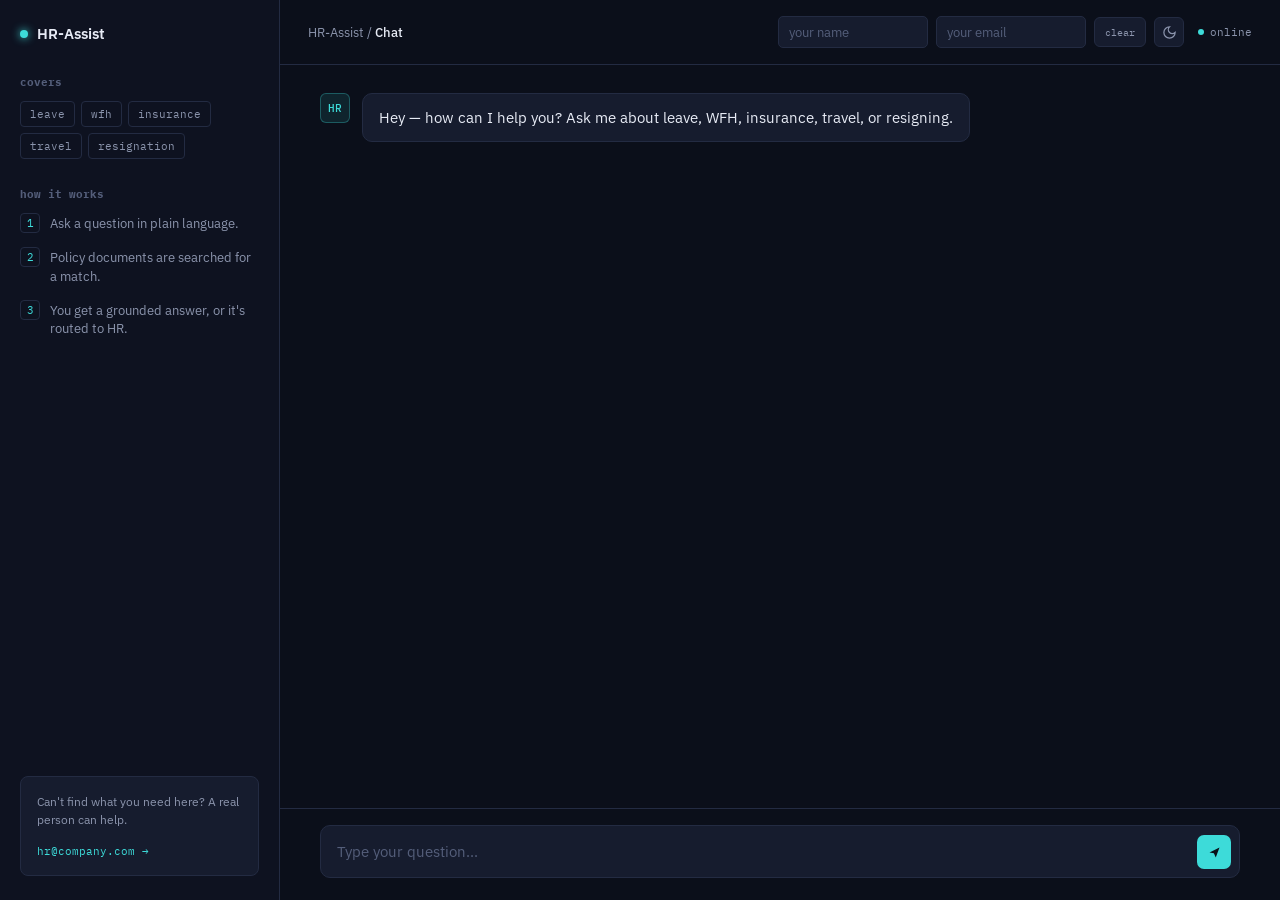
<file: frontend/index.html>
<!DOCTYPE html>
<html lang="en">
<head>
<meta charset="UTF-8">
<meta name="viewport" content="width=device-width, initial-scale=1.0">
<title>HR-Assist</title>
<link rel="preconnect" href="https://fonts.googleapis.com">
<link rel="preconnect" href="https://fonts.gstatic.com" crossorigin>
<link href="https://fonts.googleapis.com/css2?family=IBM+Plex+Sans:wght@400;500;600;700&family=IBM+Plex+Mono:wght@400;500&display=swap" rel="stylesheet">
<style>
  :root {
    --bg: #0B0F1A;
    --sidebar: #10152420;
    --sidebar-bg: #0E1220;
    --surface: #161C2E;
    --border: #232B42;
    --text: #E7EBF5;
    --text-dim: #8B94AC;
    --text-faint: #545E7A;
    --cyan: #3DDBD9;
    --cyan-dim: rgba(61, 219, 217, 0.10);
    --amber: #F5A623;
    --amber-dim: rgba(245, 166, 35, 0.10);
    --red: #E5636B;
    --red-dim: rgba(229, 99, 107, 0.10);
  }

  html[data-theme="light"] {
    --bg: #F4F6FB;
    --sidebar-bg: #ECEFF6;
    --surface: #FFFFFF;
    --border: #DDE2ED;
    --text: #171B29;
    --text-dim: #5B6478;
    --text-faint: #98A0B3;
    --cyan-dim: rgba(13, 148, 146, 0.10);
    --amber-dim: rgba(180, 110, 10, 0.10);
    --red-dim: rgba(200, 60, 68, 0.08);
  }
  html[data-theme="light"] .send-btn svg path { fill: #F4F6FB; }

  * { box-sizing: border-box; }
  body {
    margin: 0;
    background: var(--bg);
    color: var(--text);
    font-family: 'IBM Plex Sans', sans-serif;
    height: 100vh;
    overflow: hidden;
  }
  .mono { font-family: 'IBM Plex Mono', monospace; }

  .app {
    display: grid;
    grid-template-columns: 280px 1fr;
    height: 100vh;
  }

  /* Sidebar */
  .sidebar {
    background: var(--sidebar-bg);
    border-right: 1px solid var(--border);
    padding: 24px 20px;
    display: flex;
    flex-direction: column;
  }
  .brand {
    display: flex;
    align-items: center;
    gap: 9px;
    font-weight: 600;
    font-size: 15px;
    margin-bottom: 32px;
  }
  .brand-mark {
    width: 8px; height: 8px; border-radius: 50%;
    background: var(--cyan);
    box-shadow: 0 0 8px var(--cyan);
  }
  .sidebar h2 {
    font-size: 11px;
    font-family: 'IBM Plex Mono', monospace;
    color: var(--text-faint);
    text-transform: lowercase;
    margin: 0 0 12px 0;
  }
  .topics {
    display: flex;
    flex-wrap: wrap;
    gap: 6px;
    margin-bottom: 28px;
  }
  .topic-chip {
    font-family: 'IBM Plex Mono', monospace;
    font-size: 11px;
    padding: 5px 9px;
    border: 1px solid var(--border);
    border-radius: 4px;
    color: var(--text-dim);
  }
  .steps { display: flex; flex-direction: column; gap: 14px; margin-bottom: 28px; }
  .step { display: flex; gap: 10px; }
  .step-num {
    font-family: 'IBM Plex Mono', monospace;
    font-size: 11px; color: var(--cyan);
    border: 1px solid var(--border);
    width: 20px; height: 20px; border-radius: 4px;
    display: flex; align-items: center; justify-content: center;
    flex-shrink: 0;
  }
  .step-text { font-size: 12.5px; color: var(--text-dim); line-height: 1.5; padding-top: 1px; }

  .sidebar-footer {
    margin-top: auto;
    border: 1px solid var(--border);
    border-radius: 8px;
    padding: 16px;
    background: var(--surface);
  }
  .sidebar-footer p {
    font-size: 12px;
    color: var(--text-dim);
    margin: 0 0 10px 0;
    line-height: 1.5;
  }
  .sidebar-footer a {
    font-family: 'IBM Plex Mono', monospace;
    font-size: 11px;
    color: var(--cyan);
    text-decoration: none;
  }

  /* Main */
  .main { display: flex; flex-direction: column; height: 100vh; }

  .topbar {
    border-bottom: 1px solid var(--border);
    padding: 16px 28px;
    display: flex;
    align-items: center;
    justify-content: space-between;
    flex-shrink: 0;
  }
  .crumb { font-size: 13px; color: var(--text-dim); }
  .crumb b { color: var(--text); font-weight: 500; }
  .identity {
    display: flex;
    gap: 8px;
  }
  .identity input {
    background: var(--surface);
    border: 1px solid var(--border);
    border-radius: 5px;
    padding: 7px 10px;
    color: var(--text);
    font-size: 12.5px;
    font-family: 'IBM Plex Sans', sans-serif;
    width: 150px;
  }
  .identity input::placeholder { color: var(--text-faint); }
  .identity input:focus { outline: none; border-color: var(--cyan); }
  .status { font-family: 'IBM Plex Mono', monospace; font-size: 11px; color: var(--text-dim); display: flex; align-items: center; gap: 6px; margin-left: 14px; }
  .status-dot { width: 6px; height: 6px; border-radius: 50%; background: var(--cyan); }

  .icon-btn {
    background: var(--surface);
    border: 1px solid var(--border);
    color: var(--text-dim);
    border-radius: 6px;
    width: 30px;
    height: 30px;
    display: flex;
    align-items: center;
    justify-content: center;
    cursor: pointer;
    margin-left: 8px;
    font-size: 10px;
    text-transform: lowercase;
    padding: 0;
  }
  .icon-btn:hover { color: var(--cyan); border-color: var(--cyan); }
  #clearBtn { width: auto; padding: 0 10px; }

  .msg-time {
    font-family: 'IBM Plex Mono', monospace;
    font-size: 10px;
    color: var(--text-faint);
    margin-top: 6px;
  }
  .msg.user .msg-time { text-align: right; }

  .chat-area {
    flex: 1;
    overflow-y: auto;
    padding: 28px 40px;
    display: flex;
    flex-direction: column;
    gap: 18px;
  }

  .msg { display: flex; gap: 12px; max-width: 680px; }
  .msg.user { align-self: flex-end; flex-direction: row-reverse; }

  .avatar {
    width: 30px; height: 30px; border-radius: 6px;
    display: flex; align-items: center; justify-content: center;
    font-family: 'IBM Plex Mono', monospace;
    font-size: 11px; font-weight: 500;
    flex-shrink: 0;
  }
  .avatar.bot { background: var(--cyan-dim); color: var(--cyan); border: 1px solid rgba(61,219,217,0.3); }
  .avatar.user { background: var(--surface); color: var(--text-dim); border: 1px solid var(--border); }

  .bubble {
    background: var(--surface);
    border: 1px solid var(--border);
    border-radius: 10px;
    padding: 12px 16px;
    font-size: 14.5px;
    line-height: 1.6;
    white-space: pre-wrap;
  }
  .msg.user .bubble { background: #1B2136; }
  .msg.bot .bubble.answered { border-left: 3px solid var(--cyan); background: var(--cyan-dim); }
  .msg.bot .bubble.escalated { border-left: 3px solid var(--amber); background: var(--amber-dim); }
  .msg.bot .bubble.error { border-left: 3px solid var(--red); background: var(--red-dim); }

  .bubble-tag {
    display: inline-block;
    font-family: 'IBM Plex Mono', monospace;
    font-size: 10px;
    margin-bottom: 6px;
    padding: 2px 6px;
    border-radius: 3px;
    background: rgba(255,255,255,0.06);
  }
  .bubble.answered .bubble-tag { color: var(--cyan); }
  .bubble.escalated .bubble-tag { color: var(--amber); }
  .bubble.error .bubble-tag { color: var(--red); }

  .typing {
    display: flex;
    align-items: center;
    gap: 12px;
    padding-left: 0;
  }
  .typing-bubble {
    display: flex;
    align-items: center;
    gap: 4px;
    background: var(--surface);
    border: 1px solid var(--border);
    border-radius: 10px;
    padding: 12px 16px;
  }
  .typing-dot {
    width: 6px;
    height: 6px;
    border-radius: 50%;
    background: var(--text-faint);
    animation: typingBounce 1.2s infinite ease-in-out;
  }
  .typing-dot:nth-child(2) { animation-delay: 0.15s; }
  .typing-dot:nth-child(3) { animation-delay: 0.3s; }
  @keyframes typingBounce {
    0%, 60%, 100% { transform: translateY(0); opacity: 0.4; }
    30% { transform: translateY(-4px); opacity: 1; }
  }

  .input-bar {
    border-top: 1px solid var(--border);
    padding: 16px 40px 22px 40px;
    flex-shrink: 0;
  }
  .input-wrap {
    display: flex;
    align-items: flex-end;
    gap: 10px;
    background: var(--surface);
    border: 1px solid var(--border);
    border-radius: 10px;
    padding: 8px 8px 8px 16px;
  }
  .input-wrap textarea {
    flex: 1;
    background: transparent;
    border: none;
    color: var(--text);
    font-family: 'IBM Plex Sans', sans-serif;
    font-size: 14.5px;
    resize: none;
    max-height: 120px;
    padding: 8px 0;
  }
  .input-wrap textarea:focus { outline: none; }
  .input-wrap textarea::placeholder { color: var(--text-faint); }

  .send-btn {
    background: var(--cyan);
    border: none;
    width: 34px; height: 34px;
    border-radius: 7px;
    display: flex; align-items: center; justify-content: center;
    cursor: pointer;
    flex-shrink: 0;
  }
  .send-btn:hover { background: #55E5E3; }
  .send-btn:disabled { background: var(--border); cursor: not-allowed; }
  .send-btn svg { width: 15px; height: 15px; }

  @media (max-width: 820px) {
    .app { grid-template-columns: 1fr; }
    .sidebar { display: none; }
    .identity { display: none; }
  }
</style>
</head>
<body>

<div class="app">
  <aside class="sidebar">
    <div class="brand"><span class="brand-mark"></span>HR-Assist</div>

    <h2>covers</h2>
    <div class="topics">
      <span class="topic-chip">leave</span>
      <span class="topic-chip">wfh</span>
      <span class="topic-chip">insurance</span>
      <span class="topic-chip">travel</span>
      <span class="topic-chip">resignation</span>
    </div>

    <h2>how it works</h2>
    <div class="steps">
      <div class="step"><span class="step-num mono">1</span><span class="step-text">Ask a question in plain language.</span></div>
      <div class="step"><span class="step-num mono">2</span><span class="step-text">Policy documents are searched for a match.</span></div>
      <div class="step"><span class="step-num mono">3</span><span class="step-text">You get a grounded answer, or it's routed to HR.</span></div>
    </div>

    <div class="sidebar-footer">
      <p>Can't find what you need here? A real person can help.</p>
      <a href="mailto:hr@company.com">hr@company.com →</a>
    </div>
  </aside>

  <div class="main">
    <div class="topbar">
      <div class="crumb">HR-Assist / <b>Chat</b></div>
      <div style="display:flex; align-items:center;">
        <div class="identity">
          <input type="text" id="empName" placeholder="your name">
          <input type="email" id="empEmail" placeholder="your email">
        </div>
        <button class="icon-btn mono" id="clearBtn" title="Start new conversation">clear</button>
        <button class="icon-btn" id="themeBtn" title="Toggle theme">
          <svg id="themeIcon" viewBox="0 0 24 24" width="15" height="15" fill="none" stroke="currentColor" stroke-width="2">
            <path d="M12 3a6 6 0 0 0 9 9 9 9 0 1 1-9-9z"/>
          </svg>
        </button>
        <div class="status"><span class="status-dot"></span>online</div>
      </div>
    </div>

    <div class="chat-area" id="chatArea">
      <div class="msg bot">
        <div class="avatar bot">HR</div>
        <div class="bubble">Hey — how can I help you? Ask me about leave, WFH, insurance, travel, or resigning.</div>
      </div>
    </div>

    <div class="input-bar">
      <div class="input-wrap">
        <textarea id="question" rows="1" placeholder="Type your question..."></textarea>
        <button class="send-btn" id="sendBtn" aria-label="Send">
          <svg viewBox="0 0 24 24" fill="none" xmlns="http://www.w3.org/2000/svg">
            <path d="M4 12L20 4L14 20L11 13L4 12Z" fill="#0A1018"/>
          </svg>
        </button>
      </div>
    </div>
  </div>
</div>

<script>
  const WEBHOOK_URL = "http://localhost:5678/webhook/hr-question";

  const chatArea = document.getElementById('chatArea');
  const questionInput = document.getElementById('question');
  const sendBtn = document.getElementById('sendBtn');
  const empName = document.getElementById('empName');
  const empEmail = document.getElementById('empEmail');
  const clearBtn = document.getElementById('clearBtn');
  const themeBtn = document.getElementById('themeBtn');

  function timeNow() {
    return new Date().toLocaleTimeString([], { hour: '2-digit', minute: '2-digit' });
  }

  function addUserMessage(text) {
    const el = document.createElement('div');
    el.className = 'msg user';
    el.innerHTML = `
      <div class="avatar user">${(empName.value.trim()[0] || 'Y').toUpperCase()}</div>
      <div>
        <div class="bubble">${escapeHtml(text)}</div>
        <div class="msg-time">${timeNow()}</div>
      </div>
    `;
    chatArea.appendChild(el);
    scrollToBottom();
  }

  function addBotMessage(text, status) {
    const el = document.createElement('div');
    el.className = 'msg bot';
    el.innerHTML = `
      <div class="avatar bot">HR</div>
      <div>
        <div class="bubble ${status}">
          <span class="bubble-tag">${status}</span><br>
          ${escapeHtml(text)}
        </div>
        <div class="msg-time">${timeNow()}</div>
      </div>
    `;
    chatArea.appendChild(el);
    scrollToBottom();
  }

  function addTyping() {
    const el = document.createElement('div');
    el.className = 'msg bot';
    el.id = 'typingIndicator';
    el.innerHTML = `
      <div class="avatar bot">HR</div>
      <div class="typing-bubble">
        <span class="typing-dot"></span>
        <span class="typing-dot"></span>
        <span class="typing-dot"></span>
      </div>
    `;
    chatArea.appendChild(el);
    scrollToBottom();
  }

  function removeTyping() {
    const el = document.getElementById('typingIndicator');
    if (el) el.remove();
  }

  function scrollToBottom() {
    chatArea.scrollTop = chatArea.scrollHeight;
  }

  function escapeHtml(str) {
    const div = document.createElement('div');
    div.textContent = str;
    return div.innerHTML;
  }

  async function sendQuestion() {
    const question = questionInput.value.trim();
    if (!question) return;

    addUserMessage(question);
    questionInput.value = '';
    sendBtn.disabled = true;
    addTyping();

    try {
      const res = await fetch(WEBHOOK_URL, {
        method: 'POST',
        headers: { 'Content-Type': 'application/json' },
        body: JSON.stringify({
          question: question,
          employeeName: empName.value.trim(),
          employeeEmail: empEmail.value.trim()
        })
      });

      if (!res.ok) throw new Error('status ' + res.status);

      const data = await res.json();
      const answer = data.answer || "No answer received.";
      const escalated = answer.toLowerCase().includes('forwarded to hr');

      removeTyping();
      addBotMessage(answer, escalated ? 'escalated' : 'answered');
    } catch (err) {
      removeTyping();
      addBotMessage("Couldn't reach HR-Assist. Make sure the workflow is running and try again.", 'error');
    } finally {
      sendBtn.disabled = false;
    }
  }

  sendBtn.addEventListener('click', sendQuestion);
  questionInput.addEventListener('keydown', (e) => {
    if (e.key === 'Enter' && !e.shiftKey) {
      e.preventDefault();
      sendQuestion();
    }
  });
  questionInput.addEventListener('input', () => {
    questionInput.style.height = 'auto';
    questionInput.style.height = Math.min(questionInput.scrollHeight, 120) + 'px';
  });

  // Clear chat
  clearBtn.addEventListener('click', () => {
    chatArea.innerHTML = `
      <div class="msg bot">
        <div class="avatar bot">HR</div>
        <div>
          <div class="bubble">Hey — how can I help you? Ask me about leave, WFH, insurance, travel, or resigning.</div>
          <div class="msg-time">${timeNow()}</div>
        </div>
      </div>
    `;
  });

  // Theme toggle (defaults to dark; preference remembered for next visit)
  function applyTheme(theme) {
    document.documentElement.setAttribute('data-theme', theme);
  }
  let savedTheme = 'dark';
  try { savedTheme = localStorage.getItem('hrAssistTheme') || 'dark'; } catch (e) {}
  applyTheme(savedTheme);

  themeBtn.addEventListener('click', () => {
    const current = document.documentElement.getAttribute('data-theme') || 'dark';
    const next = current === 'dark' ? 'light' : 'dark';
    applyTheme(next);
    try { localStorage.setItem('hrAssistTheme', next); } catch (e) {}
  });
</script>

</body>
</html>
</file>
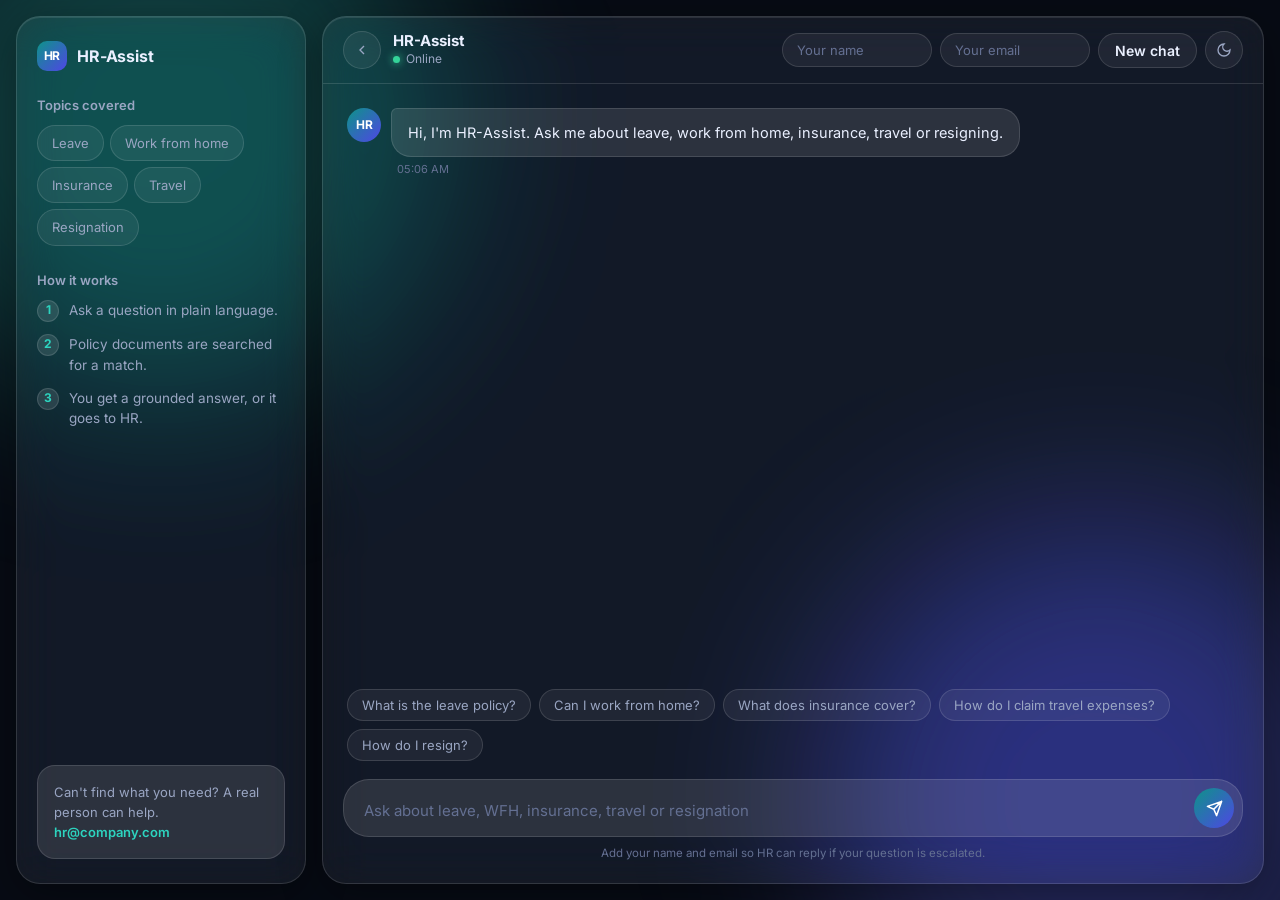
<file: frontend/chat (1).html>
<!DOCTYPE html>
<html lang="en" data-theme="dark">
<head>
<meta charset="UTF-8">
<meta name="viewport" content="width=device-width, initial-scale=1.0">
<title>Chat | HR-Assist</title>
<link rel="preconnect" href="https://fonts.googleapis.com">
<link rel="preconnect" href="https://fonts.gstatic.com" crossorigin>
<link href="https://fonts.googleapis.com/css2?family=Inter:wght@400;500;600;700&display=swap" rel="stylesheet">
<style>
:root{--bg:#070B14;--text:#EAF0FF;--dim:#9AA6C3;--faint:#647092;--glass:rgba(255,255,255,.06);--glass2:rgba(255,255,255,.11);--gb:rgba(255,255,255,.13);--sh:0 10px 40px rgba(0,0,0,.35);--acc:#2DD4BF;--acc2:#6366F1;--amb:#F5A623;--red:#F0707A;--o1:rgba(45,212,191,.26);--o2:rgba(99,102,241,.30)}
html[data-theme=light]{--bg:#EBF0FA;--text:#131A2B;--dim:#525D77;--faint:#8791AB;--glass:rgba(255,255,255,.6);--glass2:rgba(255,255,255,.9);--gb:rgba(255,255,255,.95);--sh:0 10px 40px rgba(40,55,110,.13);--acc:#0C8F84;--acc2:#4F46E5;--amb:#A8650A;--red:#C93C46;--o1:rgba(45,212,191,.34);--o2:rgba(99,102,241,.24)}
*{box-sizing:border-box}
html,body{margin:0}
body{background:var(--bg);color:var(--text);font:15px/1.55 'Inter',system-ui,sans-serif;min-height:100vh;-webkit-font-smoothing:antialiased}
body::before,body::after{content:"";position:fixed;width:560px;height:560px;border-radius:50%;filter:blur(90px);z-index:-1;pointer-events:none}
body::before{background:var(--o1);top:-160px;left:-120px}
body::after{background:var(--o2);bottom:-180px;right:-100px}
a{color:inherit;text-decoration:none}
:focus-visible{outline:2px solid var(--acc);outline-offset:2px}
.glass{background:var(--glass);border:1px solid var(--gb);border-radius:24px;box-shadow:var(--sh),inset 0 1px 0 rgba(255,255,255,.1);-webkit-backdrop-filter:blur(22px) saturate(170%);backdrop-filter:blur(22px) saturate(170%)}
.btn{display:inline-flex;align-items:center;gap:8px;padding:12px 24px;border-radius:999px;font:600 14px 'Inter',sans-serif;border:1px solid var(--gb);color:var(--text);background:var(--glass);cursor:pointer;transition:transform .2s,background .2s}
.btn:hover{transform:translateY(-1px);background:var(--glass2)}
.btn.pri{background:linear-gradient(135deg,#0D9488,#4F46E5);color:#fff;border:0;box-shadow:0 8px 24px var(--o2)}
.icon-btn{width:38px;height:38px;border-radius:50%;display:grid;place-items:center;border:1px solid var(--gb);background:var(--glass);color:var(--dim);cursor:pointer;flex-shrink:0}
.icon-btn:hover{color:var(--acc)}
.chip{font-size:13px;padding:7px 14px;border-radius:999px;border:1px solid var(--gb);background:var(--glass);color:var(--dim);font-family:inherit}
.brand{display:flex;align-items:center;gap:10px;font-weight:700;font-size:16px;letter-spacing:-.01em}
.logo{width:30px;height:30px;border-radius:10px;background:linear-gradient(135deg,#0D9488,#4F46E5);display:grid;place-items:center;color:#fff;font-size:12px;font-weight:700}
.dim{color:var(--dim)}

/* landing */
.wrap{max-width:1080px;margin:0 auto;padding:0 24px}
.nav{margin:18px auto 0;max-width:1080px;display:flex;align-items:center;justify-content:space-between;padding:10px 12px 10px 20px;border-radius:999px}
.nav-r{display:flex;align-items:center;gap:10px}
.nav-r a.l{font-size:14px;color:var(--dim);padding:0 8px}
.nav-r a.l:hover{color:var(--text)}
.hero{display:grid;grid-template-columns:1.1fr .9fr;gap:48px;align-items:center;padding:84px 0 64px}
h1{font-size:50px;line-height:1.08;letter-spacing:-.03em;margin:0 0 18px;font-weight:700}
.hero p{font-size:17px;color:var(--dim);max-width:46ch;margin:0 0 30px}
.acts{display:flex;gap:12px;flex-wrap:wrap}
.topics{display:flex;gap:8px;flex-wrap:wrap;margin-top:32px}
.demo{padding:22px;display:flex;flex-direction:column;gap:14px}
.demo .b{padding:12px 16px;border-radius:18px;max-width:88%;font-size:14px}
.demo .u{align-self:flex-end;background:linear-gradient(135deg,#0D9488,#4F46E5);color:#fff;border-bottom-right-radius:6px}
.demo .a{border:1px solid var(--gb);background:var(--glass2);border-bottom-left-radius:6px;border-left:3px solid var(--acc)}
.demo .e{border:1px solid var(--gb);background:var(--glass2);border-bottom-left-radius:6px;border-left:3px solid var(--amb)}
.bar{height:8px;border-radius:4px;background:var(--gb);margin-top:8px}
.tagl{font-size:12px;font-weight:600;color:var(--acc)}
.demo .e .tagl{color:var(--amb)}
.sec{padding:56px 0}
.sec h2{font-size:30px;letter-spacing:-.02em;margin:0 0 8px}
.sec>p{margin:0 0 32px;color:var(--dim)}
.grid{display:grid;grid-template-columns:repeat(3,1fr);gap:18px}
.card{padding:26px}
.card .ic{width:42px;height:42px;border-radius:14px;background:var(--glass2);border:1px solid var(--gb);display:grid;place-items:center;color:var(--acc);margin-bottom:16px}
.card h3{font-size:16px;margin:0 0 6px}
.card p{margin:0;font-size:14px;color:var(--dim)}
.cta{padding:34px 38px;display:flex;align-items:center;justify-content:space-between;gap:20px;flex-wrap:wrap;margin:24px 0 48px}
.cta h3{margin:0 0 4px;font-size:19px}
.cta p{margin:0;color:var(--dim);font-size:14px}
footer{text-align:center;color:var(--faint);font-size:13px;padding:0 0 32px}

/* chat */
.shell{display:grid;grid-template-columns:290px 1fr;gap:16px;height:100vh;padding:16px}
.side{padding:24px 20px;display:flex;flex-direction:column;gap:24px;overflow:auto}
.side h2{font-size:13px;font-weight:600;margin:0 0 10px;color:var(--dim)}
.side .chips{display:flex;flex-wrap:wrap;gap:6px}
.stp{display:flex;flex-direction:column;gap:12px;font-size:13.5px;color:var(--dim)}
.stp div{display:flex;gap:10px}
.stp b{width:22px;height:22px;border-radius:50%;background:var(--glass2);border:1px solid var(--gb);color:var(--acc);display:grid;place-items:center;font-size:12px;flex-shrink:0}
.help{margin-top:auto;padding:16px;border-radius:18px;background:var(--glass2);border:1px solid var(--gb);font-size:13px;color:var(--dim)}
.help a{color:var(--acc);font-weight:600}
.main{display:flex;flex-direction:column;min-height:0;overflow:hidden}
.top{display:flex;align-items:center;justify-content:space-between;gap:12px;padding:14px 20px;border-bottom:1px solid var(--gb);flex-wrap:wrap}
.ttl{display:flex;align-items:center;gap:12px}
.ttl b{display:block;font-size:15px;line-height:1.2}
.st{font-size:12px;color:var(--dim);display:flex;align-items:center;gap:6px}
.st i{width:7px;height:7px;border-radius:50%;background:#34D399;box-shadow:0 0 8px #34D399}
.st.off i{background:var(--red);box-shadow:0 0 8px var(--red)}
.ctl{display:flex;align-items:center;gap:8px}
.ctl input{background:var(--glass);border:1px solid var(--gb);border-radius:999px;padding:8px 14px;color:var(--text);font:13px 'Inter',sans-serif;width:150px}
.ctl input:focus{outline:none;border-color:var(--acc)}
.ctl input::placeholder{color:var(--faint)}
#chat{flex:1;overflow-y:auto;padding:24px;display:flex;flex-direction:column;gap:18px}
.msg{display:flex;gap:10px;max-width:720px}
.msg.user{align-self:flex-end;flex-direction:row-reverse}
.av{width:34px;height:34px;border-radius:50%;display:grid;place-items:center;font-size:12px;font-weight:700;flex-shrink:0;background:var(--glass2);border:1px solid var(--gb);color:var(--dim)}
.msg.bot .av{background:linear-gradient(135deg,#0D9488,#4F46E5);color:#fff;border:0}
.bub{padding:12px 16px;border-radius:20px;border:1px solid var(--gb);background:var(--glass2);white-space:pre-wrap;line-height:1.6;font-size:14.5px}
.msg.bot .bub{border-top-left-radius:6px}
.msg.user .bub{border-top-right-radius:6px;background:linear-gradient(135deg,#0D9488,#4F46E5);color:#fff;border:0}
.bub.answered{border-left:3px solid var(--acc)}
.bub.escalated{border-left:3px solid var(--amb)}
.bub.error{border-left:3px solid var(--red)}
.tag{display:block;font-size:12px;font-weight:600;margin-bottom:4px}
.answered .tag{color:var(--acc)}.escalated .tag{color:var(--amb)}.error .tag{color:var(--red)}
.time{font-size:11px;color:var(--faint);margin:4px 6px 0}
.msg.user .time{text-align:right}
.typing{display:flex;gap:5px;padding:14px 18px}
.typing i{width:7px;height:7px;border-radius:50%;background:var(--faint);animation:bn 1.2s infinite}
.typing i:nth-child(2){animation-delay:.15s}.typing i:nth-child(3){animation-delay:.3s}
@keyframes bn{0%,60%,100%{transform:none;opacity:.4}30%{transform:translateY(-4px);opacity:1}}
.sugg{display:flex;gap:8px;flex-wrap:wrap;padding:0 24px 12px}
.sugg button{cursor:pointer;transition:background .2s}
.sugg button:hover{background:var(--glass2);color:var(--text)}
.bar-in{padding:6px 20px 20px}
.inp{display:flex;align-items:flex-end;gap:10px;background:var(--glass2);border:1px solid var(--gb);border-radius:26px;padding:8px 8px 8px 20px}
.inp:focus-within{border-color:var(--acc)}
.inp textarea{flex:1;background:transparent;border:0;color:var(--text);font:15px 'Inter',sans-serif;resize:none;max-height:120px;padding:8px 0}
.inp textarea:focus{outline:none}
.inp textarea::placeholder{color:var(--faint)}
.send{width:40px;height:40px;border-radius:50%;border:0;background:linear-gradient(135deg,#0D9488,#4F46E5);color:#fff;display:grid;place-items:center;cursor:pointer;flex-shrink:0}
.send:disabled{opacity:.4;cursor:not-allowed}
.note{text-align:center;font-size:11.5px;color:var(--faint);margin-top:8px}

@media(max-width:860px){
.hero{grid-template-columns:1fr;padding-top:48px}h1{font-size:38px}.grid{grid-template-columns:1fr}.nav-r a.l{display:none}
.shell{grid-template-columns:1fr;padding:8px;gap:0}.side{display:none}.ctl input{display:none}}
@media(prefers-reduced-motion:reduce){*{animation:none!important;transition:none!important}}
</style>
<script>
(function(){
  var k='hrAssistTheme',t='dark',r=document.documentElement;
  try{t=localStorage.getItem(k)||'dark'}catch(e){}
  r.dataset.theme=t;
  window.addEventListener('DOMContentLoaded',function(){
    var b=document.getElementById('themeBtn');
    if(!b)return;
    b.onclick=function(){
      t=t==='dark'?'light':'dark';
      r.dataset.theme=t;
      try{localStorage.setItem(k,t)}catch(e){}
    };
  });
})();
</script>
</head>
<body>
<div class="shell">
  <aside class="side glass">
    <a class="brand" href="index.html"><span class="logo">HR</span>HR-Assist</a>
    <div>
      <h2>Topics covered</h2>
      <div class="chips"><span class="chip">Leave</span><span class="chip">Work from home</span><span class="chip">Insurance</span><span class="chip">Travel</span><span class="chip">Resignation</span></div>
    </div>
    <div>
      <h2>How it works</h2>
      <div class="stp">
        <div><b>1</b><span>Ask a question in plain language.</span></div>
        <div><b>2</b><span>Policy documents are searched for a match.</span></div>
        <div><b>3</b><span>You get a grounded answer, or it goes to HR.</span></div>
      </div>
    </div>
    <div class="help">Can't find what you need? A real person can help.<br><a href="mailto:hr@company.com">hr@company.com</a></div>
  </aside>

  <main class="main glass">
    <header class="top">
      <div class="ttl">
        <a class="icon-btn" href="index.html" aria-label="Back to home"><svg width="16" height="16" viewBox="0 0 24 24" fill="none" stroke="currentColor" stroke-width="2"><path d="M15 18l-6-6 6-6"/></svg></a>
        <div><b>HR-Assist</b><span class="st" id="st"><i></i><span id="stt">Online</span></span></div>
      </div>
      <div class="ctl">
        <input id="nm" type="text" placeholder="Your name" autocomplete="name" aria-label="Your name">
        <input id="em" type="email" placeholder="Your email" autocomplete="email" aria-label="Your email">
        <button class="btn" id="clr" style="padding:8px 16px">New chat</button>
        <button class="icon-btn" id="themeBtn" aria-label="Toggle theme"><svg width="16" height="16" viewBox="0 0 24 24" fill="none" stroke="currentColor" stroke-width="2"><path d="M12 3a6 6 0 0 0 9 9 9 9 0 1 1-9-9z"/></svg></button>
      </div>
    </header>

    <div id="chat" aria-live="polite"></div>

    <div class="sugg" id="sugg">
      <button class="chip">What is the leave policy?</button>
      <button class="chip">Can I work from home?</button>
      <button class="chip">What does insurance cover?</button>
      <button class="chip">How do I claim travel expenses?</button>
      <button class="chip">How do I resign?</button>
    </div>

    <div class="bar-in">
      <div class="inp">
        <textarea id="q" rows="1" placeholder="Ask about leave, WFH, insurance, travel or resignation" aria-label="Your question"></textarea>
        <button class="send" id="send" aria-label="Send"><svg width="17" height="17" viewBox="0 0 24 24" fill="none" stroke="currentColor" stroke-width="2.2" stroke-linecap="round" stroke-linejoin="round"><path d="M22 2L11 13M22 2l-7 20-4-9-9-4z"/></svg></button>
      </div>
      <div class="note">Add your name and email so HR can reply if your question is escalated.</div>
    </div>
  </main>
</div>

<script>
// Opened as a local file: talk to n8n directly. Anywhere else (Vercel): use the /api/ask proxy.
const ENDPOINT = location.protocol === 'file:' ? 'http://localhost:5678/webhook/hr-question' : '/api/ask';
const $ = id => document.getElementById(id);
const chat = $('chat'), q = $('q'), send = $('send'), nm = $('nm'), em = $('em'), sugg = $('sugg');
const WELCOME = "Hi, I'm HR-Assist. Ask me about leave, work from home, insurance, travel or resigning.";

try { nm.value = localStorage.getItem('hrName') || ''; em.value = localStorage.getItem('hrEmail') || ''; } catch (e) {}
nm.oninput = em.oninput = () => { try { localStorage.setItem('hrName', nm.value); localStorage.setItem('hrEmail', em.value); } catch (e) {} };

const time = () => new Date().toLocaleTimeString([], { hour: '2-digit', minute: '2-digit' });
const esc = s => { const d = document.createElement('div'); d.textContent = s; return d.innerHTML; };
const LABEL = { answered: 'From company policy', escalated: 'Sent to HR', error: 'Could not send' };

function add(role, text, kind) {
  const d = document.createElement('div');
  d.className = 'msg ' + role;
  const av = role === 'bot' ? 'HR' : (nm.value.trim()[0] || 'Y').toUpperCase();
  d.innerHTML = `<div class="av">${av}</div><div><div class="bub ${kind || ''}">${kind ? `<span class="tag">${LABEL[kind]}</span>` : ''}${esc(text)}</div><div class="time">${time()}</div></div>`;
  chat.appendChild(d);
  chat.scrollTop = chat.scrollHeight;
}

function setStatus(ok) {
  $('st').classList.toggle('off', !ok);
  $('stt').textContent = ok ? 'Online' : 'Offline';
}

async function ask(question) {
  question = question.trim();
  if (!question || send.disabled) return;
  sugg.style.display = 'none';
  add('user', question);
  q.value = ''; q.style.height = 'auto';
  send.disabled = true;

  const t = document.createElement('div');
  t.className = 'msg bot';
  t.innerHTML = '<div class="av">HR</div><div class="bub typing"><i></i><i></i><i></i></div>';
  chat.appendChild(t); chat.scrollTop = chat.scrollHeight;

  try {
    const res = await fetch(ENDPOINT, {
      method: 'POST',
      headers: { 'Content-Type': 'application/json' },
      body: JSON.stringify({ question, employeeName: nm.value.trim(), employeeEmail: em.value.trim() })
    });
    if (!res.ok) throw new Error('HTTP ' + res.status);
    const data = await res.json();
    if (!data.answer) throw new Error('Empty answer');
    t.remove();
    add('bot', data.answer, /forwarded to hr/i.test(data.answer) ? 'escalated' : 'answered');
    setStatus(true);
  } catch (err) {
    t.remove();
    add('bot', 'HR-Assist is not responding right now. Try again in a moment, or email hr@company.com.', 'error');
    setStatus(false);
  } finally {
    send.disabled = false;
    q.focus();
  }
}

function reset() {
  chat.innerHTML = '';
  add('bot', WELCOME);
  sugg.style.display = '';
}

send.onclick = () => ask(q.value);
q.onkeydown = e => { if (e.key === 'Enter' && !e.shiftKey) { e.preventDefault(); ask(q.value); } };
q.oninput = () => { q.style.height = 'auto'; q.style.height = Math.min(q.scrollHeight, 120) + 'px'; };
sugg.onclick = e => { if (e.target.tagName === 'BUTTON') ask(e.target.textContent); };
$('clr').onclick = reset;
reset();
</script>
</body>
</html>
</file>
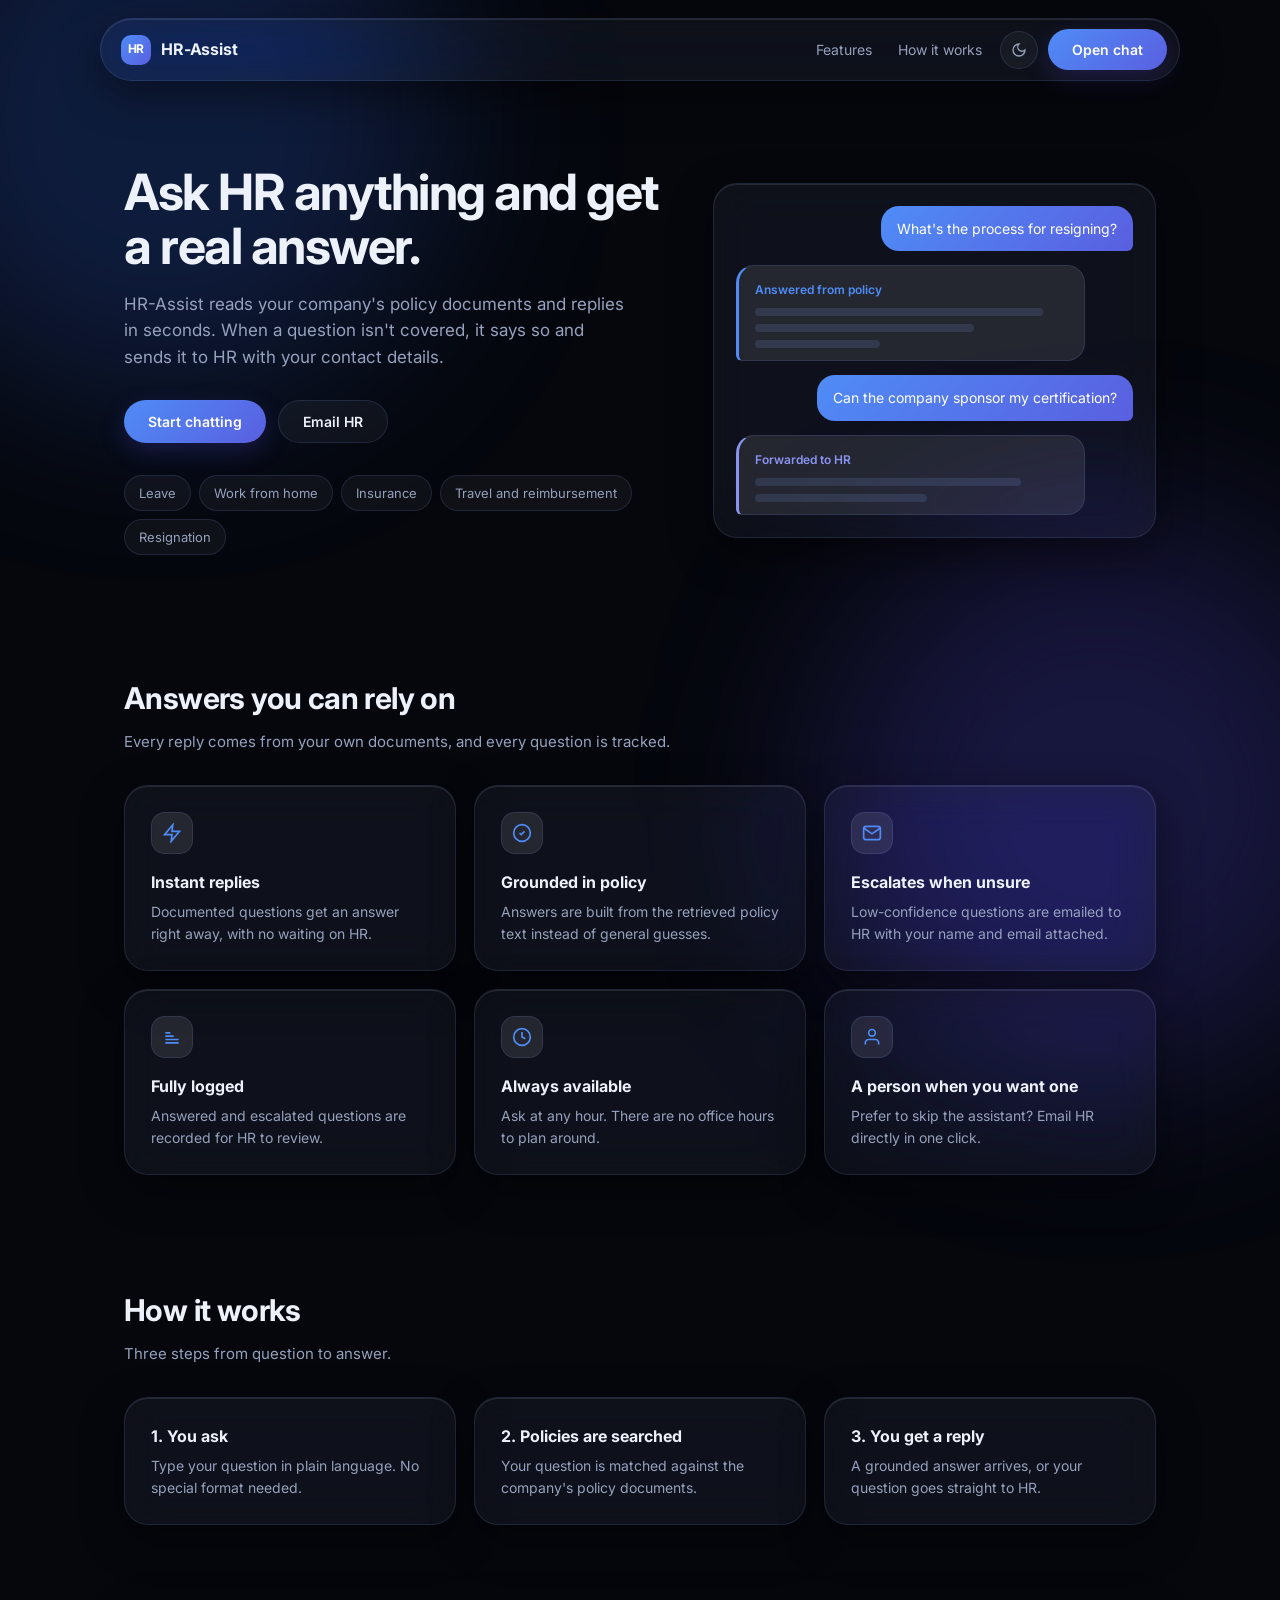
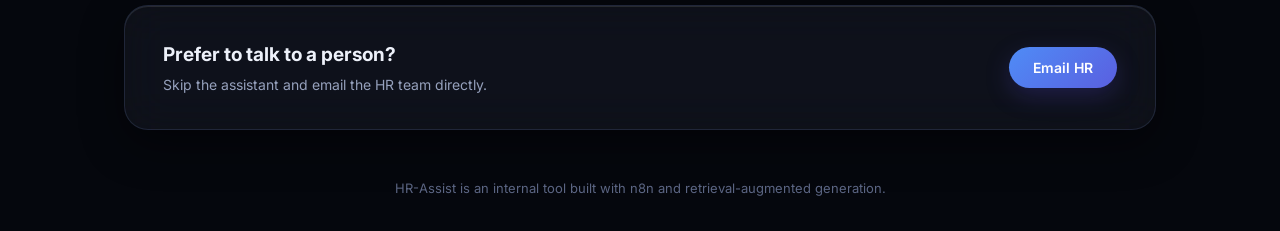
<file: frontend/hr-assist .html>
<!DOCTYPE html>
<html lang="en" data-theme="dark">
<head>
<meta charset="UTF-8">
<meta name="viewport" content="width=device-width, initial-scale=1.0">
<title>HR-Assist | Instant answers from your HR policies</title>
<link rel="preconnect" href="https://fonts.googleapis.com">
<link rel="preconnect" href="https://fonts.gstatic.com" crossorigin>
<link href="https://fonts.googleapis.com/css2?family=Inter:wght@400;500;600;700&display=swap" rel="stylesheet">
<style>
:root{--bg:#05070D;--text:#EDF1FA;--dim:#96A1BD;--faint:#5C6684;--glass:rgba(255,255,255,.045);--glass2:rgba(255,255,255,.09);--gb:rgba(145,170,255,.14);--sh:0 14px 44px rgba(0,0,0,.45);--acc:#4F8CF6;--acc2:#5A5FE0;--amb:#8B93F0;--red:#E8707A;--o1:rgba(49,99,214,.24);--o2:rgba(79,65,200,.26)}
html[data-theme=light]{--bg:#EEF2FB;--text:#10172B;--dim:#4C5771;--faint:#8792AC;--glass:rgba(255,255,255,.62);--glass2:rgba(255,255,255,.92);--gb:rgba(60,90,200,.16);--sh:0 14px 44px rgba(30,45,110,.14);--acc:#2049D6;--acc2:#4338CA;--amb:#5347D8;--red:#C1414B;--o1:rgba(49,99,214,.26);--o2:rgba(67,56,202,.20)}
*{box-sizing:border-box}
html,body{margin:0}
body{background:var(--bg);color:var(--text);font:15px/1.55 'Inter',system-ui,sans-serif;min-height:100vh;-webkit-font-smoothing:antialiased}
body::before,body::after{content:"";position:fixed;width:560px;height:560px;border-radius:50%;filter:blur(90px);z-index:-1;pointer-events:none}
body::before{background:var(--o1);top:-160px;left:-120px}
body::after{background:var(--o2);bottom:-180px;right:-100px}
a{color:inherit;text-decoration:none}
:focus-visible{outline:2px solid var(--acc);outline-offset:2px}
.glass{background:var(--glass);border:1px solid var(--gb);border-radius:24px;box-shadow:var(--sh),inset 0 1px 0 rgba(255,255,255,.1);-webkit-backdrop-filter:blur(22px) saturate(170%);backdrop-filter:blur(22px) saturate(170%)}
.btn{display:inline-flex;align-items:center;gap:8px;padding:12px 24px;border-radius:999px;font:600 14px 'Inter',sans-serif;border:1px solid var(--gb);color:var(--text);background:var(--glass);cursor:pointer;transition:transform .2s,background .2s}
.btn:hover{transform:translateY(-1px);background:var(--glass2)}
.btn.pri{background:linear-gradient(135deg,var(--acc),var(--acc2));color:#fff;border:0;box-shadow:0 8px 24px var(--o2)}
.icon-btn{width:38px;height:38px;border-radius:50%;display:grid;place-items:center;border:1px solid var(--gb);background:var(--glass);color:var(--dim);cursor:pointer;flex-shrink:0}
.icon-btn:hover{color:var(--acc)}
.chip{font-size:13px;padding:7px 14px;border-radius:999px;border:1px solid var(--gb);background:var(--glass);color:var(--dim);font-family:inherit}
.brand{display:flex;align-items:center;gap:10px;font-weight:700;font-size:16px;letter-spacing:-.01em}
.logo{width:30px;height:30px;border-radius:10px;background:linear-gradient(135deg,var(--acc),var(--acc2));display:grid;place-items:center;color:#fff;font-size:12px;font-weight:700}
.dim{color:var(--dim)}

.wrap{max-width:1080px;margin:0 auto;padding:0 24px}
.nav{margin:18px auto 0;max-width:1080px;display:flex;align-items:center;justify-content:space-between;padding:10px 12px 10px 20px;border-radius:999px}
.nav-r{display:flex;align-items:center;gap:10px}
.nav-r a.l{font-size:14px;color:var(--dim);padding:0 8px;cursor:pointer}
.nav-r a.l:hover{color:var(--text)}
.hero{display:grid;grid-template-columns:1.1fr .9fr;gap:48px;align-items:center;padding:84px 0 64px}
h1{font-size:50px;line-height:1.08;letter-spacing:-.03em;margin:0 0 18px;font-weight:700}
.hero p{font-size:17px;color:var(--dim);max-width:46ch;margin:0 0 30px}
.acts{display:flex;gap:12px;flex-wrap:wrap}
.topics{display:flex;gap:8px;flex-wrap:wrap;margin-top:32px}
.demo{padding:22px;display:flex;flex-direction:column;gap:14px}
.demo .b{padding:12px 16px;border-radius:18px;max-width:88%;font-size:14px}
.demo .u{align-self:flex-end;background:linear-gradient(135deg,var(--acc),var(--acc2));color:#fff;border-bottom-right-radius:6px}
.demo .a{border:1px solid var(--gb);background:var(--glass2);border-bottom-left-radius:6px;border-left:3px solid var(--acc)}
.demo .e{border:1px solid var(--gb);background:var(--glass2);border-bottom-left-radius:6px;border-left:3px solid var(--amb)}
.bar{height:8px;border-radius:4px;background:var(--gb);margin-top:8px}
.tagl{font-size:12px;font-weight:600;color:var(--acc)}
.demo .e .tagl{color:var(--amb)}
.sec{padding:56px 0}
.sec h2{font-size:30px;letter-spacing:-.02em;margin:0 0 8px}
.sec>p{margin:0 0 32px;color:var(--dim)}
.grid{display:grid;grid-template-columns:repeat(3,1fr);gap:18px}
.card{padding:26px}
.card .ic{width:42px;height:42px;border-radius:14px;background:var(--glass2);border:1px solid var(--gb);display:grid;place-items:center;color:var(--acc);margin-bottom:16px}
.card h3{font-size:16px;margin:0 0 6px}
.card p{margin:0;font-size:14px;color:var(--dim)}
.cta{padding:34px 38px;display:flex;align-items:center;justify-content:space-between;gap:20px;flex-wrap:wrap;margin:24px 0 48px}
.cta h3{margin:0 0 4px;font-size:19px}
.cta p{margin:0;color:var(--dim);font-size:14px}
footer{text-align:center;color:var(--faint);font-size:13px;padding:0 0 32px}

.shell{display:grid;grid-template-columns:290px 1fr;gap:16px;height:100vh;padding:16px}
.side{padding:24px 20px;display:flex;flex-direction:column;gap:24px;overflow:auto}
.side h2{font-size:13px;font-weight:600;margin:0 0 10px;color:var(--dim)}
.side .chips{display:flex;flex-wrap:wrap;gap:6px}
.stp{display:flex;flex-direction:column;gap:12px;font-size:13.5px;color:var(--dim)}
.stp div{display:flex;gap:10px}
.stp b{width:22px;height:22px;border-radius:50%;background:var(--glass2);border:1px solid var(--gb);color:var(--acc);display:grid;place-items:center;font-size:12px;flex-shrink:0}
.help{margin-top:auto;padding:16px;border-radius:18px;background:var(--glass2);border:1px solid var(--gb);font-size:13px;color:var(--dim)}
.help a{color:var(--acc);font-weight:600}
.main{display:flex;flex-direction:column;min-height:0;overflow:hidden}
.top{display:flex;align-items:center;justify-content:space-between;gap:12px;padding:14px 20px;border-bottom:1px solid var(--gb);flex-wrap:wrap}
.ttl{display:flex;align-items:center;gap:12px}
.ttl b{display:block;font-size:15px;line-height:1.2}
.st{font-size:12px;color:var(--dim);display:flex;align-items:center;gap:6px}
.st i{width:7px;height:7px;border-radius:50%;background:var(--acc);box-shadow:0 0 0 3px var(--o1),0 0 10px var(--acc)}
.st.off i{background:var(--red);box-shadow:0 0 0 3px rgba(240,112,122,.25),0 0 10px var(--red)}
.ctl{display:flex;align-items:center;gap:8px}
.ctl input{background:var(--glass);border:1px solid var(--gb);border-radius:999px;padding:8px 14px;color:var(--text);font:13px 'Inter',sans-serif;width:150px}
.ctl input:focus{outline:none;border-color:var(--acc)}
.ctl input::placeholder{color:var(--faint)}
#chat{flex:1;overflow-y:auto;padding:24px;display:flex;flex-direction:column;gap:18px}
.msg{display:flex;gap:10px;max-width:720px}
.msg.user{align-self:flex-end;flex-direction:row-reverse}
.av{width:34px;height:34px;border-radius:50%;display:grid;place-items:center;font-size:12px;font-weight:700;flex-shrink:0;background:var(--glass2);border:1px solid var(--gb);color:var(--dim)}
.msg.bot .av{background:linear-gradient(135deg,var(--acc),var(--acc2));color:#fff;border:0}
.bub{padding:12px 16px;border-radius:20px;border:1px solid var(--gb);background:var(--glass2);white-space:pre-wrap;line-height:1.6;font-size:14.5px}
.msg.bot .bub{border-top-left-radius:6px}
.msg.user .bub{border-top-right-radius:6px;background:linear-gradient(135deg,var(--acc),var(--acc2));color:#fff;border:0}
.bub.answered{border-left:3px solid var(--acc)}
.bub.escalated{border-left:3px solid var(--amb)}
.bub.error{border-left:3px solid var(--red)}
.tag{display:block;font-size:12px;font-weight:600;margin-bottom:4px}
.answered .tag{color:var(--acc)}.escalated .tag{color:var(--amb)}.error .tag{color:var(--red)}
.time{font-size:11px;color:var(--faint);margin:4px 6px 0}
.msg.user .time{text-align:right}
.typing{display:flex;gap:5px;padding:14px 18px}
.typing i{width:7px;height:7px;border-radius:50%;background:var(--faint);animation:bn 1.2s infinite}
.typing i:nth-child(2){animation-delay:.15s}.typing i:nth-child(3){animation-delay:.3s}
@keyframes bn{0%,60%,100%{transform:none;opacity:.4}30%{transform:translateY(-4px);opacity:1}}
.sugg{display:flex;gap:8px;flex-wrap:wrap;padding:0 24px 12px}
.sugg button{cursor:pointer;transition:background .2s}
.sugg button:hover{background:var(--glass2);color:var(--text)}
.bar-in{padding:6px 20px 20px}
.inp{display:flex;align-items:flex-end;gap:10px;background:var(--glass2);border:1px solid var(--gb);border-radius:26px;padding:8px 8px 8px 20px}
.inp:focus-within{border-color:var(--acc)}
.inp textarea{flex:1;background:transparent;border:0;color:var(--text);font:15px 'Inter',sans-serif;resize:none;max-height:120px;padding:8px 0}
.inp textarea:focus{outline:none}
.inp textarea::placeholder{color:var(--faint)}
.send{width:40px;height:40px;border-radius:50%;border:0;background:linear-gradient(135deg,var(--acc),var(--acc2));color:#fff;display:grid;place-items:center;cursor:pointer;flex-shrink:0}
.send:disabled{opacity:.4;cursor:not-allowed}
.note{text-align:center;font-size:11.5px;color:var(--faint);margin-top:8px}

#view-home,#view-chat{display:none}
body.v-home #view-home{display:block}
body.v-chat #view-chat{display:block}

@media(max-width:860px){
.hero{grid-template-columns:1fr;padding-top:48px}h1{font-size:38px}.grid{grid-template-columns:1fr}.nav-r a.l{display:none}
.shell{grid-template-columns:1fr;padding:8px;gap:0}.side{display:none}.ctl input{display:none}}
@media(prefers-reduced-motion:reduce){*{animation:none!important;transition:none!important}}
</style>
</head>
<body class="v-home">

<div id="view-home">
<nav class="nav glass">
  <a class="brand" href="#" onclick="return false"><span class="logo">HR</span>HR-Assist</a>
  <div class="nav-r">
    <a class="l" href="#features">Features</a>
    <a class="l" href="#how">How it works</a>
    <button class="icon-btn" id="themeBtn1" aria-label="Toggle theme">
      <svg width="16" height="16" viewBox="0 0 24 24" fill="none" stroke="currentColor" stroke-width="2"><path d="M12 3a6 6 0 0 0 9 9 9 9 0 1 1-9-9z"/></svg>
    </button>
    <a class="btn pri" href="#" id="goChat">Open chat</a>
  </div>
</nav>

<main class="wrap">
  <section class="hero">
    <div>
      <h1>Ask HR anything and get a real answer.</h1>
      <p>HR-Assist reads your company's policy documents and replies in seconds. When a question isn't covered, it says so and sends it to HR with your contact details.</p>
      <div class="acts">
        <a class="btn pri" href="#" id="goChat2">Start chatting</a>
        <a class="btn" href="mailto:hr@company.com">Email HR</a>
      </div>
      <div class="topics">
        <span class="chip">Leave</span><span class="chip">Work from home</span><span class="chip">Insurance</span><span class="chip">Travel and reimbursement</span><span class="chip">Resignation</span>
      </div>
    </div>

    <div class="demo glass" aria-hidden="true">
      <div class="b u">What's the process for resigning?</div>
      <div class="b a"><span class="tagl">Answered from policy</span><div class="bar" style="width:92%"></div><div class="bar" style="width:70%"></div><div class="bar" style="width:40%"></div></div>
      <div class="b u">Can the company sponsor my certification?</div>
      <div class="b e"><span class="tagl">Forwarded to HR</span><div class="bar" style="width:85%"></div><div class="bar" style="width:55%"></div></div>
    </div>
  </section>

  <section class="sec" id="features">
    <h2>Answers you can rely on</h2>
    <p>Every reply comes from your own documents, and every question is tracked.</p>
    <div class="grid">
      <div class="card glass"><div class="ic"><svg width="20" height="20" viewBox="0 0 24 24" fill="none" stroke="currentColor" stroke-width="2"><path d="M13 2L3 14h9l-1 8 10-12h-9z"/></svg></div><h3>Instant replies</h3><p>Documented questions get an answer right away, with no waiting on HR.</p></div>
      <div class="card glass"><div class="ic"><svg width="20" height="20" viewBox="0 0 24 24" fill="none" stroke="currentColor" stroke-width="2"><circle cx="12" cy="12" r="10"/><path d="M9 12l2 2 4-4"/></svg></div><h3>Grounded in policy</h3><p>Answers are built from the retrieved policy text instead of general guesses.</p></div>
      <div class="card glass"><div class="ic"><svg width="20" height="20" viewBox="0 0 24 24" fill="none" stroke="currentColor" stroke-width="2"><path d="M22 6l-10 7L2 6"/><rect x="2" y="4" width="20" height="16" rx="3"/></svg></div><h3>Escalates when unsure</h3><p>Low-confidence questions are emailed to HR with your name and email attached.</p></div>
      <div class="card glass"><div class="ic"><svg width="20" height="20" viewBox="0 0 24 24" fill="none" stroke="currentColor" stroke-width="2"><path d="M4 19h16M4 15h16M4 11h10M4 7h6"/></svg></div><h3>Fully logged</h3><p>Answered and escalated questions are recorded for HR to review.</p></div>
      <div class="card glass"><div class="ic"><svg width="20" height="20" viewBox="0 0 24 24" fill="none" stroke="currentColor" stroke-width="2"><circle cx="12" cy="12" r="10"/><path d="M12 6v6l4 2"/></svg></div><h3>Always available</h3><p>Ask at any hour. There are no office hours to plan around.</p></div>
      <div class="card glass"><div class="ic"><svg width="20" height="20" viewBox="0 0 24 24" fill="none" stroke="currentColor" stroke-width="2"><path d="M20 21v-2a4 4 0 0 0-4-4H8a4 4 0 0 0-4 4v2"/><circle cx="12" cy="7" r="4"/></svg></div><h3>A person when you want one</h3><p>Prefer to skip the assistant? Email HR directly in one click.</p></div>
    </div>
  </section>

  <section class="sec" id="how">
    <h2>How it works</h2>
    <p>Three steps from question to answer.</p>
    <div class="grid">
      <div class="card glass"><h3>1. You ask</h3><p>Type your question in plain language. No special format needed.</p></div>
      <div class="card glass"><h3>2. Policies are searched</h3><p>Your question is matched against the company's policy documents.</p></div>
      <div class="card glass"><h3>3. You get a reply</h3><p>A grounded answer arrives, or your question goes straight to HR.</p></div>
    </div>
  </section>

  <section class="cta glass">
    <div><h3>Prefer to talk to a person?</h3><p>Skip the assistant and email the HR team directly.</p></div>
    <a class="btn pri" href="mailto:hr@company.com">Email HR</a>
  </section>
</main>

<footer>HR-Assist is an internal tool built with n8n and retrieval-augmented generation.</footer>
</div>

<div id="view-chat">
<div class="shell">
  <aside class="side glass">
    <a class="brand" href="#" id="goHome"><span class="logo">HR</span>HR-Assist</a>
    <div>
      <h2>Topics covered</h2>
      <div class="chips"><span class="chip">Leave</span><span class="chip">Work from home</span><span class="chip">Insurance</span><span class="chip">Travel</span><span class="chip">Resignation</span></div>
    </div>
    <div>
      <h2>How it works</h2>
      <div class="stp">
        <div><b>1</b><span>Ask a question in plain language.</span></div>
        <div><b>2</b><span>Policy documents are searched for a match.</span></div>
        <div><b>3</b><span>You get a grounded answer, or it goes to HR.</span></div>
      </div>
    </div>
    <div class="help">Can't find what you need? A real person can help.<br><a href="mailto:hr@company.com">hr@company.com</a></div>
  </aside>

  <main class="main glass">
    <header class="top">
      <div class="ttl">
        <a class="icon-btn" href="#" id="backHome" aria-label="Back to home"><svg width="16" height="16" viewBox="0 0 24 24" fill="none" stroke="currentColor" stroke-width="2"><path d="M15 18l-6-6 6-6"/></svg></a>
        <div><b>HR-Assist</b><span class="st" id="st"><i></i><span id="stt">Online</span></span></div>
      </div>
      <div class="ctl">
        <input id="nm" type="text" placeholder="Your name" autocomplete="name" aria-label="Your name">
        <input id="em" type="email" placeholder="Your email" autocomplete="email" aria-label="Your email">
        <button class="btn" id="clr" style="padding:8px 16px">New chat</button>
        <button class="icon-btn" id="themeBtn2" aria-label="Toggle theme"><svg width="16" height="16" viewBox="0 0 24 24" fill="none" stroke="currentColor" stroke-width="2"><path d="M12 3a6 6 0 0 0 9 9 9 9 0 1 1-9-9z"/></svg></button>
      </div>
    </header>

    <div id="chat" aria-live="polite"></div>

    <div class="sugg" id="sugg">
      <button class="chip">What is the leave policy?</button>
      <button class="chip">Can I work from home?</button>
      <button class="chip">What does insurance cover?</button>
      <button class="chip">How do I claim travel expenses?</button>
      <button class="chip">How do I resign?</button>
    </div>

    <div class="bar-in">
      <div class="inp">
        <textarea id="q" rows="1" placeholder="Ask about leave, WFH, insurance, travel or resignation" aria-label="Your question"></textarea>
        <button class="send" id="send" aria-label="Send"><svg width="17" height="17" viewBox="0 0 24 24" fill="none" stroke="currentColor" stroke-width="2.2" stroke-linecap="round" stroke-linejoin="round"><path d="M22 2L11 13M22 2l-7 20-4-9-9-4z"/></svg></button>
      </div>
      <div class="note">Add your name and email so HR can reply if your question is escalated.</div>
    </div>
  </main>
</div>
</div>

<script>
// theme
(function(){
  var k='hrAssistTheme',t='dark',r=document.documentElement;
  try{t=localStorage.getItem(k)||'dark'}catch(e){}
  r.dataset.theme=t;
  function toggle(){
    t=t==='dark'?'light':'dark';
    r.dataset.theme=t;
    try{localStorage.setItem(k,t)}catch(e){}
  }
  window.addEventListener('DOMContentLoaded',function(){
    var b1=document.getElementById('themeBtn1'), b2=document.getElementById('themeBtn2');
    if(b1)b1.onclick=toggle;
    if(b2)b2.onclick=toggle;
  });
})();

// view switching (no page reload, no separate files)
function showChat(e){ if(e)e.preventDefault(); document.body.className='v-chat'; }
function showHome(e){ if(e)e.preventDefault(); document.body.className='v-home'; }
document.getElementById('goChat').onclick=showChat;
document.getElementById('goChat2').onclick=showChat;
document.getElementById('goHome').onclick=showHome;
document.getElementById('backHome').onclick=showHome;

// chat logic — talks to local n8n directly (this file is opened straight from disk)
const ENDPOINT = 'http://localhost:5678/webhook/hr-question';
const $ = id => document.getElementById(id);
const chat = $('chat'), q = $('q'), send = $('send'), nm = $('nm'), em = $('em'), sugg = $('sugg');
const WELCOME = "Hi, I'm HR-Assist. Ask me about leave, work from home, insurance, travel or resigning.";

try { nm.value = localStorage.getItem('hrName') || ''; em.value = localStorage.getItem('hrEmail') || ''; } catch (e) {}
nm.oninput = em.oninput = () => { try { localStorage.setItem('hrName', nm.value); localStorage.setItem('hrEmail', em.value); } catch (e) {} };

const time = () => new Date().toLocaleTimeString([], { hour: '2-digit', minute: '2-digit' });
const esc = s => { const d = document.createElement('div'); d.textContent = s; return d.innerHTML; };
const LABEL = { answered: 'From company policy', escalated: 'Sent to HR', error: 'Could not send' };

function add(role, text, kind) {
  const d = document.createElement('div');
  d.className = 'msg ' + role;
  const av = role === 'bot' ? 'HR' : (nm.value.trim()[0] || 'Y').toUpperCase();
  d.innerHTML = `<div class="av">${av}</div><div><div class="bub ${kind || ''}">${kind ? `<span class="tag">${LABEL[kind]}</span>` : ''}${esc(text)}</div><div class="time">${time()}</div></div>`;
  chat.appendChild(d);
  chat.scrollTop = chat.scrollHeight;
}

function setStatus(ok) {
  $('st').classList.toggle('off', !ok);
  $('stt').textContent = ok ? 'Online' : 'Offline';
}

async function ask(question) {
  question = question.trim();
  if (!question || send.disabled) return;
  sugg.style.display = 'none';
  add('user', question);
  q.value = ''; q.style.height = 'auto';
  send.disabled = true;

  const t = document.createElement('div');
  t.className = 'msg bot';
  t.innerHTML = '<div class="av">HR</div><div class="bub typing"><i></i><i></i><i></i></div>';
  chat.appendChild(t); chat.scrollTop = chat.scrollHeight;

  try {
    const res = await fetch(ENDPOINT, {
      method: 'POST',
      headers: { 'Content-Type': 'application/json' },
      body: JSON.stringify({ question, employeeName: nm.value.trim(), employeeEmail: em.value.trim() })
    });
    if (!res.ok) throw new Error('HTTP ' + res.status);
    const data = await res.json();
    if (!data.answer) throw new Error('Empty answer');
    t.remove();
    add('bot', data.answer, /forwarded to hr/i.test(data.answer) ? 'escalated' : 'answered');
    setStatus(true);
  } catch (err) {
    t.remove();
    add('bot', 'HR-Assist is not responding right now. Make sure your local n8n workflow is running, then try again.', 'error');
    setStatus(false);
  } finally {
    send.disabled = false;
    q.focus();
  }
}

function reset() {
  chat.innerHTML = '';
  add('bot', WELCOME);
  sugg.style.display = '';
}

send.onclick = () => ask(q.value);
q.onkeydown = e => { if (e.key === 'Enter' && !e.shiftKey) { e.preventDefault(); ask(q.value); } };
q.oninput = () => { q.style.height = 'auto'; q.style.height = Math.min(q.scrollHeight, 120) + 'px'; };
sugg.onclick = e => { if (e.target.tagName === 'BUTTON') ask(e.target.textContent); };
$('clr').onclick = reset;
reset();
</script>
</body>
</html>
</file>
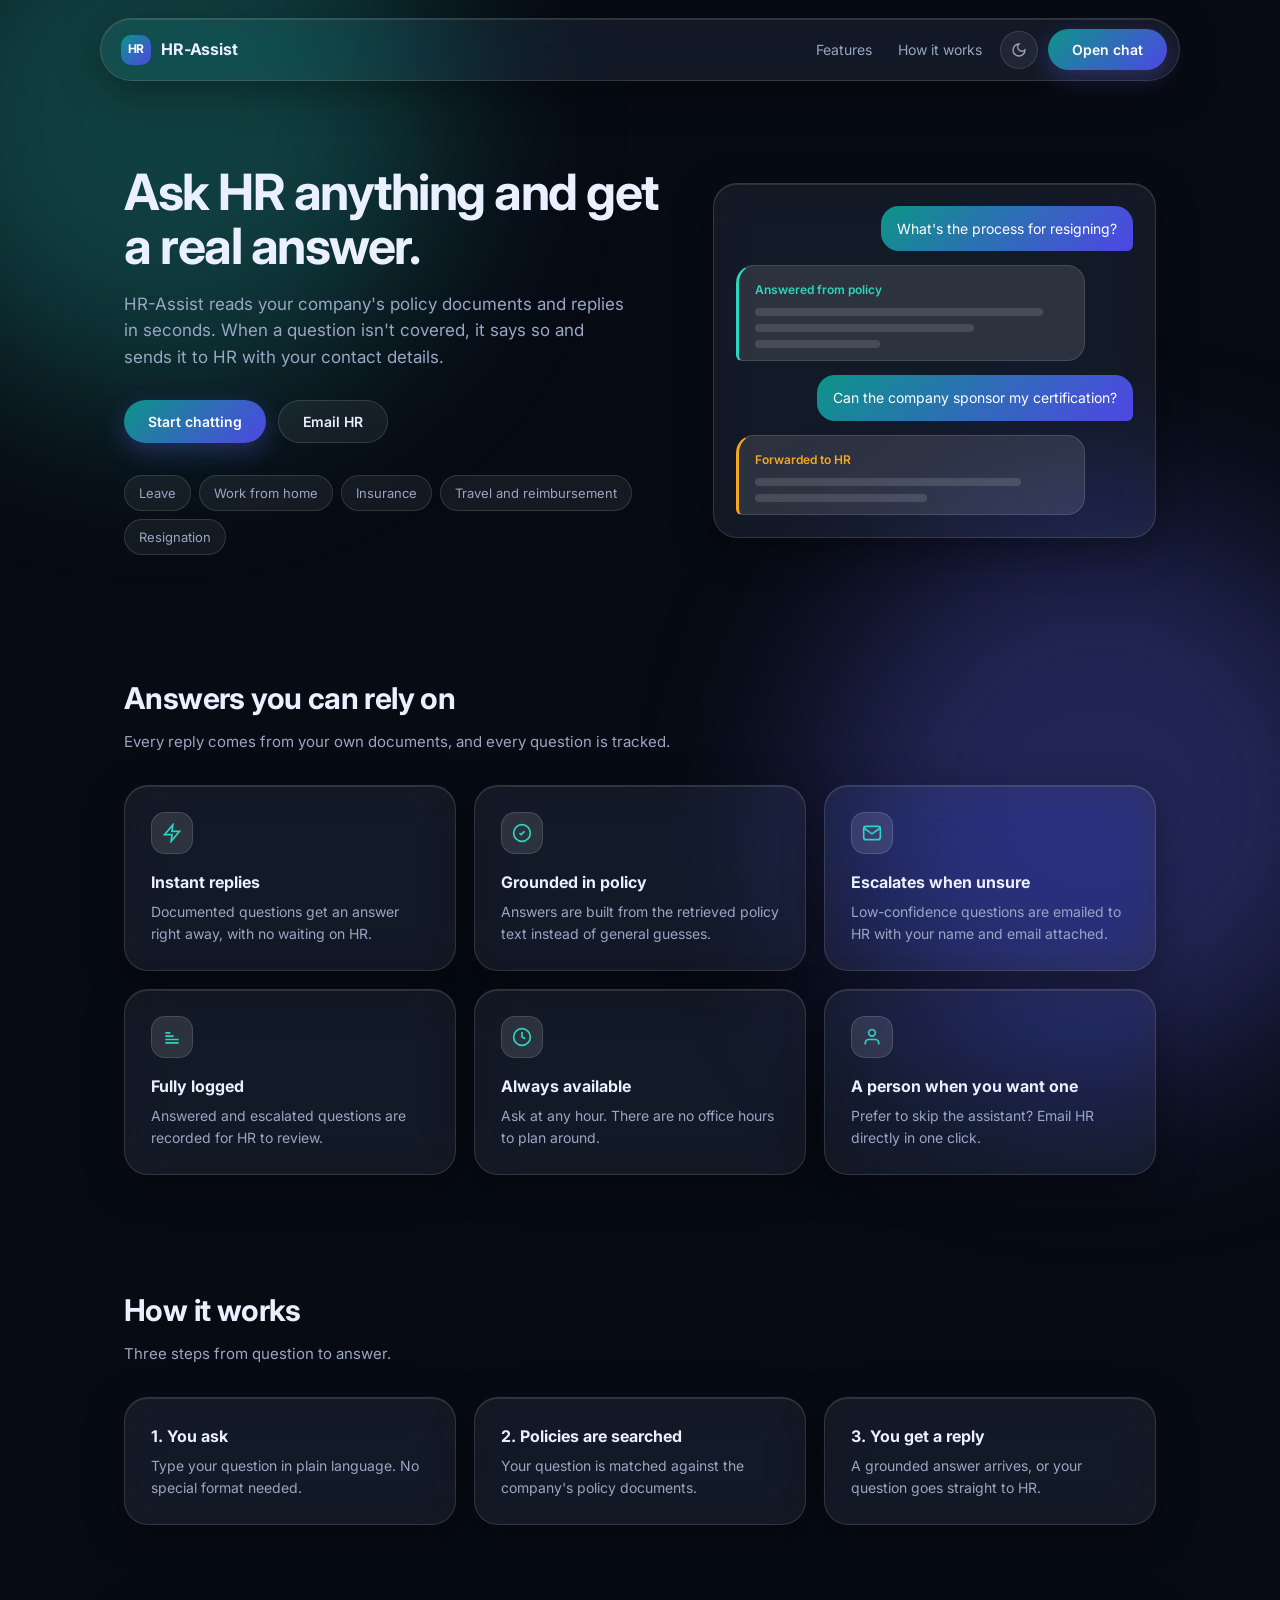
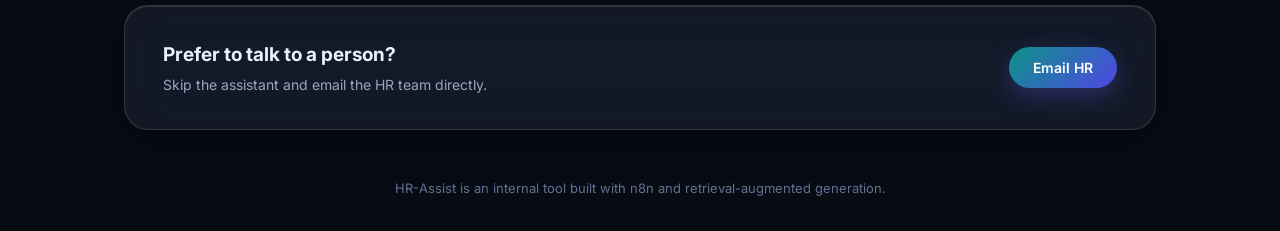
<file: frontend/index (6).html>
<!DOCTYPE html>
<html lang="en" data-theme="dark">
<head>
<meta charset="UTF-8">
<meta name="viewport" content="width=device-width, initial-scale=1.0">
<title>HR-Assist | Instant answers from your HR policies</title>
<meta name="description" content="HR-Assist answers employee questions from real HR policy documents and routes anything it can't answer to HR.">
<link rel="preconnect" href="https://fonts.googleapis.com">
<link rel="preconnect" href="https://fonts.gstatic.com" crossorigin>
<link href="https://fonts.googleapis.com/css2?family=Inter:wght@400;500;600;700&display=swap" rel="stylesheet">
<style>
:root{--bg:#070B14;--text:#EAF0FF;--dim:#9AA6C3;--faint:#647092;--glass:rgba(255,255,255,.06);--glass2:rgba(255,255,255,.11);--gb:rgba(255,255,255,.13);--sh:0 10px 40px rgba(0,0,0,.35);--acc:#2DD4BF;--acc2:#6366F1;--amb:#F5A623;--red:#F0707A;--o1:rgba(45,212,191,.26);--o2:rgba(99,102,241,.30)}
html[data-theme=light]{--bg:#EBF0FA;--text:#131A2B;--dim:#525D77;--faint:#8791AB;--glass:rgba(255,255,255,.6);--glass2:rgba(255,255,255,.9);--gb:rgba(255,255,255,.95);--sh:0 10px 40px rgba(40,55,110,.13);--acc:#0C8F84;--acc2:#4F46E5;--amb:#A8650A;--red:#C93C46;--o1:rgba(45,212,191,.34);--o2:rgba(99,102,241,.24)}
*{box-sizing:border-box}
html,body{margin:0}
body{background:var(--bg);color:var(--text);font:15px/1.55 'Inter',system-ui,sans-serif;min-height:100vh;-webkit-font-smoothing:antialiased}
body::before,body::after{content:"";position:fixed;width:560px;height:560px;border-radius:50%;filter:blur(90px);z-index:-1;pointer-events:none}
body::before{background:var(--o1);top:-160px;left:-120px}
body::after{background:var(--o2);bottom:-180px;right:-100px}
a{color:inherit;text-decoration:none}
:focus-visible{outline:2px solid var(--acc);outline-offset:2px}
.glass{background:var(--glass);border:1px solid var(--gb);border-radius:24px;box-shadow:var(--sh),inset 0 1px 0 rgba(255,255,255,.1);-webkit-backdrop-filter:blur(22px) saturate(170%);backdrop-filter:blur(22px) saturate(170%)}
.btn{display:inline-flex;align-items:center;gap:8px;padding:12px 24px;border-radius:999px;font:600 14px 'Inter',sans-serif;border:1px solid var(--gb);color:var(--text);background:var(--glass);cursor:pointer;transition:transform .2s,background .2s}
.btn:hover{transform:translateY(-1px);background:var(--glass2)}
.btn.pri{background:linear-gradient(135deg,#0D9488,#4F46E5);color:#fff;border:0;box-shadow:0 8px 24px var(--o2)}
.icon-btn{width:38px;height:38px;border-radius:50%;display:grid;place-items:center;border:1px solid var(--gb);background:var(--glass);color:var(--dim);cursor:pointer;flex-shrink:0}
.icon-btn:hover{color:var(--acc)}
.chip{font-size:13px;padding:7px 14px;border-radius:999px;border:1px solid var(--gb);background:var(--glass);color:var(--dim);font-family:inherit}
.brand{display:flex;align-items:center;gap:10px;font-weight:700;font-size:16px;letter-spacing:-.01em}
.logo{width:30px;height:30px;border-radius:10px;background:linear-gradient(135deg,#0D9488,#4F46E5);display:grid;place-items:center;color:#fff;font-size:12px;font-weight:700}
.dim{color:var(--dim)}

/* landing */
.wrap{max-width:1080px;margin:0 auto;padding:0 24px}
.nav{margin:18px auto 0;max-width:1080px;display:flex;align-items:center;justify-content:space-between;padding:10px 12px 10px 20px;border-radius:999px}
.nav-r{display:flex;align-items:center;gap:10px}
.nav-r a.l{font-size:14px;color:var(--dim);padding:0 8px}
.nav-r a.l:hover{color:var(--text)}
.hero{display:grid;grid-template-columns:1.1fr .9fr;gap:48px;align-items:center;padding:84px 0 64px}
h1{font-size:50px;line-height:1.08;letter-spacing:-.03em;margin:0 0 18px;font-weight:700}
.hero p{font-size:17px;color:var(--dim);max-width:46ch;margin:0 0 30px}
.acts{display:flex;gap:12px;flex-wrap:wrap}
.topics{display:flex;gap:8px;flex-wrap:wrap;margin-top:32px}
.demo{padding:22px;display:flex;flex-direction:column;gap:14px}
.demo .b{padding:12px 16px;border-radius:18px;max-width:88%;font-size:14px}
.demo .u{align-self:flex-end;background:linear-gradient(135deg,#0D9488,#4F46E5);color:#fff;border-bottom-right-radius:6px}
.demo .a{border:1px solid var(--gb);background:var(--glass2);border-bottom-left-radius:6px;border-left:3px solid var(--acc)}
.demo .e{border:1px solid var(--gb);background:var(--glass2);border-bottom-left-radius:6px;border-left:3px solid var(--amb)}
.bar{height:8px;border-radius:4px;background:var(--gb);margin-top:8px}
.tagl{font-size:12px;font-weight:600;color:var(--acc)}
.demo .e .tagl{color:var(--amb)}
.sec{padding:56px 0}
.sec h2{font-size:30px;letter-spacing:-.02em;margin:0 0 8px}
.sec>p{margin:0 0 32px;color:var(--dim)}
.grid{display:grid;grid-template-columns:repeat(3,1fr);gap:18px}
.card{padding:26px}
.card .ic{width:42px;height:42px;border-radius:14px;background:var(--glass2);border:1px solid var(--gb);display:grid;place-items:center;color:var(--acc);margin-bottom:16px}
.card h3{font-size:16px;margin:0 0 6px}
.card p{margin:0;font-size:14px;color:var(--dim)}
.cta{padding:34px 38px;display:flex;align-items:center;justify-content:space-between;gap:20px;flex-wrap:wrap;margin:24px 0 48px}
.cta h3{margin:0 0 4px;font-size:19px}
.cta p{margin:0;color:var(--dim);font-size:14px}
footer{text-align:center;color:var(--faint);font-size:13px;padding:0 0 32px}

/* chat */
.shell{display:grid;grid-template-columns:290px 1fr;gap:16px;height:100vh;padding:16px}
.side{padding:24px 20px;display:flex;flex-direction:column;gap:24px;overflow:auto}
.side h2{font-size:13px;font-weight:600;margin:0 0 10px;color:var(--dim)}
.side .chips{display:flex;flex-wrap:wrap;gap:6px}
.stp{display:flex;flex-direction:column;gap:12px;font-size:13.5px;color:var(--dim)}
.stp div{display:flex;gap:10px}
.stp b{width:22px;height:22px;border-radius:50%;background:var(--glass2);border:1px solid var(--gb);color:var(--acc);display:grid;place-items:center;font-size:12px;flex-shrink:0}
.help{margin-top:auto;padding:16px;border-radius:18px;background:var(--glass2);border:1px solid var(--gb);font-size:13px;color:var(--dim)}
.help a{color:var(--acc);font-weight:600}
.main{display:flex;flex-direction:column;min-height:0;overflow:hidden}
.top{display:flex;align-items:center;justify-content:space-between;gap:12px;padding:14px 20px;border-bottom:1px solid var(--gb);flex-wrap:wrap}
.ttl{display:flex;align-items:center;gap:12px}
.ttl b{display:block;font-size:15px;line-height:1.2}
.st{font-size:12px;color:var(--dim);display:flex;align-items:center;gap:6px}
.st i{width:7px;height:7px;border-radius:50%;background:#34D399;box-shadow:0 0 8px #34D399}
.st.off i{background:var(--red);box-shadow:0 0 8px var(--red)}
.ctl{display:flex;align-items:center;gap:8px}
.ctl input{background:var(--glass);border:1px solid var(--gb);border-radius:999px;padding:8px 14px;color:var(--text);font:13px 'Inter',sans-serif;width:150px}
.ctl input:focus{outline:none;border-color:var(--acc)}
.ctl input::placeholder{color:var(--faint)}
#chat{flex:1;overflow-y:auto;padding:24px;display:flex;flex-direction:column;gap:18px}
.msg{display:flex;gap:10px;max-width:720px}
.msg.user{align-self:flex-end;flex-direction:row-reverse}
.av{width:34px;height:34px;border-radius:50%;display:grid;place-items:center;font-size:12px;font-weight:700;flex-shrink:0;background:var(--glass2);border:1px solid var(--gb);color:var(--dim)}
.msg.bot .av{background:linear-gradient(135deg,#0D9488,#4F46E5);color:#fff;border:0}
.bub{padding:12px 16px;border-radius:20px;border:1px solid var(--gb);background:var(--glass2);white-space:pre-wrap;line-height:1.6;font-size:14.5px}
.msg.bot .bub{border-top-left-radius:6px}
.msg.user .bub{border-top-right-radius:6px;background:linear-gradient(135deg,#0D9488,#4F46E5);color:#fff;border:0}
.bub.answered{border-left:3px solid var(--acc)}
.bub.escalated{border-left:3px solid var(--amb)}
.bub.error{border-left:3px solid var(--red)}
.tag{display:block;font-size:12px;font-weight:600;margin-bottom:4px}
.answered .tag{color:var(--acc)}.escalated .tag{color:var(--amb)}.error .tag{color:var(--red)}
.time{font-size:11px;color:var(--faint);margin:4px 6px 0}
.msg.user .time{text-align:right}
.typing{display:flex;gap:5px;padding:14px 18px}
.typing i{width:7px;height:7px;border-radius:50%;background:var(--faint);animation:bn 1.2s infinite}
.typing i:nth-child(2){animation-delay:.15s}.typing i:nth-child(3){animation-delay:.3s}
@keyframes bn{0%,60%,100%{transform:none;opacity:.4}30%{transform:translateY(-4px);opacity:1}}
.sugg{display:flex;gap:8px;flex-wrap:wrap;padding:0 24px 12px}
.sugg button{cursor:pointer;transition:background .2s}
.sugg button:hover{background:var(--glass2);color:var(--text)}
.bar-in{padding:6px 20px 20px}
.inp{display:flex;align-items:flex-end;gap:10px;background:var(--glass2);border:1px solid var(--gb);border-radius:26px;padding:8px 8px 8px 20px}
.inp:focus-within{border-color:var(--acc)}
.inp textarea{flex:1;background:transparent;border:0;color:var(--text);font:15px 'Inter',sans-serif;resize:none;max-height:120px;padding:8px 0}
.inp textarea:focus{outline:none}
.inp textarea::placeholder{color:var(--faint)}
.send{width:40px;height:40px;border-radius:50%;border:0;background:linear-gradient(135deg,#0D9488,#4F46E5);color:#fff;display:grid;place-items:center;cursor:pointer;flex-shrink:0}
.send:disabled{opacity:.4;cursor:not-allowed}
.note{text-align:center;font-size:11.5px;color:var(--faint);margin-top:8px}

@media(max-width:860px){
.hero{grid-template-columns:1fr;padding-top:48px}h1{font-size:38px}.grid{grid-template-columns:1fr}.nav-r a.l{display:none}
.shell{grid-template-columns:1fr;padding:8px;gap:0}.side{display:none}.ctl input{display:none}}
@media(prefers-reduced-motion:reduce){*{animation:none!important;transition:none!important}}
</style>
<script>
(function(){
  var k='hrAssistTheme',t='dark',r=document.documentElement;
  try{t=localStorage.getItem(k)||'dark'}catch(e){}
  r.dataset.theme=t;
  window.addEventListener('DOMContentLoaded',function(){
    var b=document.getElementById('themeBtn');
    if(!b)return;
    b.onclick=function(){
      t=t==='dark'?'light':'dark';
      r.dataset.theme=t;
      try{localStorage.setItem(k,t)}catch(e){}
    };
  });
})();
</script>
</head>
<body>

<nav class="nav glass">
  <a class="brand" href="index.html"><span class="logo">HR</span>HR-Assist</a>
  <div class="nav-r">
    <a class="l" href="#features">Features</a>
    <a class="l" href="#how">How it works</a>
    <button class="icon-btn" id="themeBtn" aria-label="Toggle theme">
      <svg width="16" height="16" viewBox="0 0 24 24" fill="none" stroke="currentColor" stroke-width="2"><path d="M12 3a6 6 0 0 0 9 9 9 9 0 1 1-9-9z"/></svg>
    </button>
    <a class="btn pri" href="chat.html">Open chat</a>
  </div>
</nav>

<main class="wrap">
  <section class="hero">
    <div>
      <h1>Ask HR anything and get a real answer.</h1>
      <p>HR-Assist reads your company's policy documents and replies in seconds. When a question isn't covered, it says so and sends it to HR with your contact details.</p>
      <div class="acts">
        <a class="btn pri" href="chat.html">Start chatting</a>
        <a class="btn" href="mailto:hr@company.com">Email HR</a>
      </div>
      <div class="topics">
        <span class="chip">Leave</span><span class="chip">Work from home</span><span class="chip">Insurance</span><span class="chip">Travel and reimbursement</span><span class="chip">Resignation</span>
      </div>
    </div>

    <div class="demo glass" aria-hidden="true">
      <div class="b u">What's the process for resigning?</div>
      <div class="b a"><span class="tagl">Answered from policy</span><div class="bar" style="width:92%"></div><div class="bar" style="width:70%"></div><div class="bar" style="width:40%"></div></div>
      <div class="b u">Can the company sponsor my certification?</div>
      <div class="b e"><span class="tagl">Forwarded to HR</span><div class="bar" style="width:85%"></div><div class="bar" style="width:55%"></div></div>
    </div>
  </section>

  <section class="sec" id="features">
    <h2>Answers you can rely on</h2>
    <p>Every reply comes from your own documents, and every question is tracked.</p>
    <div class="grid">
      <div class="card glass"><div class="ic"><svg width="20" height="20" viewBox="0 0 24 24" fill="none" stroke="currentColor" stroke-width="2"><path d="M13 2L3 14h9l-1 8 10-12h-9z"/></svg></div><h3>Instant replies</h3><p>Documented questions get an answer right away, with no waiting on HR.</p></div>
      <div class="card glass"><div class="ic"><svg width="20" height="20" viewBox="0 0 24 24" fill="none" stroke="currentColor" stroke-width="2"><circle cx="12" cy="12" r="10"/><path d="M9 12l2 2 4-4"/></svg></div><h3>Grounded in policy</h3><p>Answers are built from the retrieved policy text instead of general guesses.</p></div>
      <div class="card glass"><div class="ic"><svg width="20" height="20" viewBox="0 0 24 24" fill="none" stroke="currentColor" stroke-width="2"><path d="M22 6l-10 7L2 6"/><rect x="2" y="4" width="20" height="16" rx="3"/></svg></div><h3>Escalates when unsure</h3><p>Low-confidence questions are emailed to HR with your name and email attached.</p></div>
      <div class="card glass"><div class="ic"><svg width="20" height="20" viewBox="0 0 24 24" fill="none" stroke="currentColor" stroke-width="2"><path d="M4 19h16M4 15h16M4 11h10M4 7h6"/></svg></div><h3>Fully logged</h3><p>Answered and escalated questions are recorded for HR to review.</p></div>
      <div class="card glass"><div class="ic"><svg width="20" height="20" viewBox="0 0 24 24" fill="none" stroke="currentColor" stroke-width="2"><circle cx="12" cy="12" r="10"/><path d="M12 6v6l4 2"/></svg></div><h3>Always available</h3><p>Ask at any hour. There are no office hours to plan around.</p></div>
      <div class="card glass"><div class="ic"><svg width="20" height="20" viewBox="0 0 24 24" fill="none" stroke="currentColor" stroke-width="2"><path d="M20 21v-2a4 4 0 0 0-4-4H8a4 4 0 0 0-4 4v2"/><circle cx="12" cy="7" r="4"/></svg></div><h3>A person when you want one</h3><p>Prefer to skip the assistant? Email HR directly in one click.</p></div>
    </div>
  </section>

  <section class="sec" id="how">
    <h2>How it works</h2>
    <p>Three steps from question to answer.</p>
    <div class="grid">
      <div class="card glass"><h3>1. You ask</h3><p>Type your question in plain language. No special format needed.</p></div>
      <div class="card glass"><h3>2. Policies are searched</h3><p>Your question is matched against the company's policy documents.</p></div>
      <div class="card glass"><h3>3. You get a reply</h3><p>A grounded answer arrives, or your question goes straight to HR.</p></div>
    </div>
  </section>

  <section class="cta glass">
    <div><h3>Prefer to talk to a person?</h3><p>Skip the assistant and email the HR team directly.</p></div>
    <a class="btn pri" href="mailto:hr@company.com">Email HR</a>
  </section>
</main>

<footer>HR-Assist is an internal tool built with n8n and retrieval-augmented generation.</footer>

</body>
</html>
</file>
